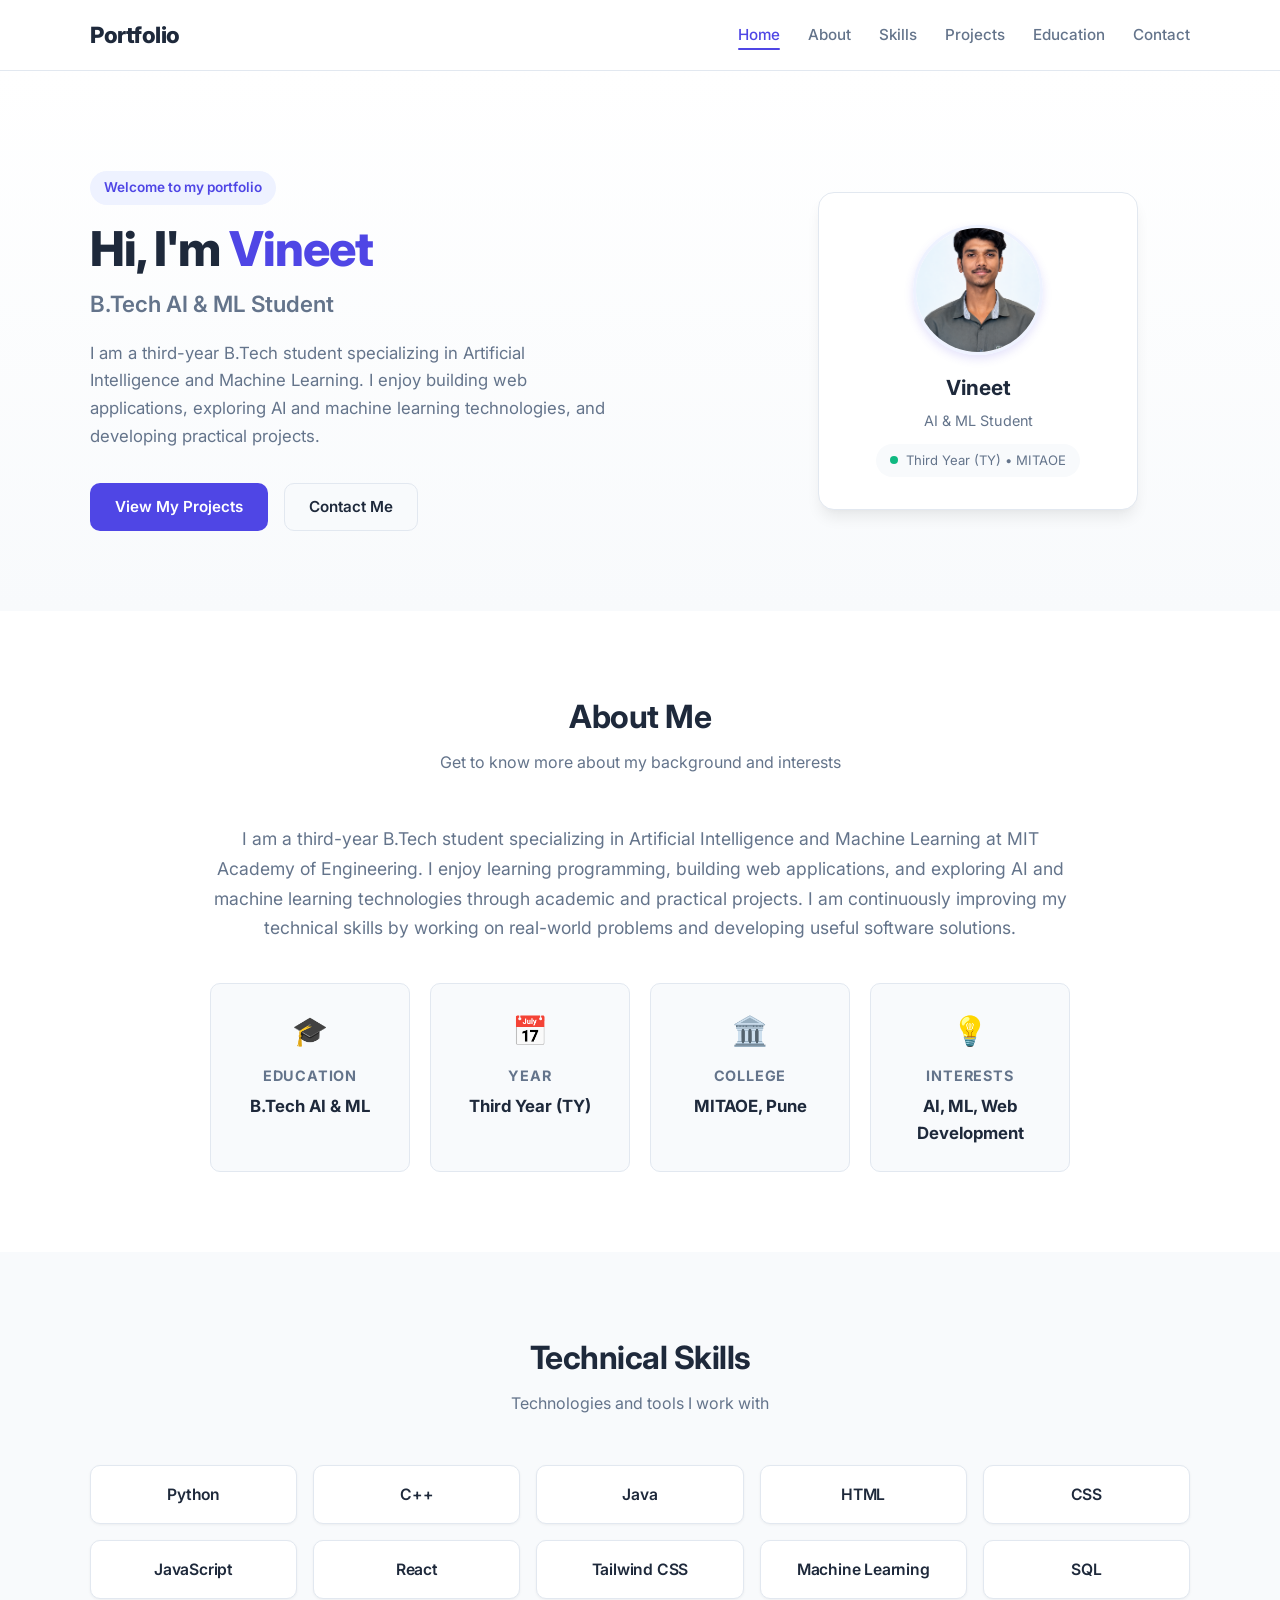
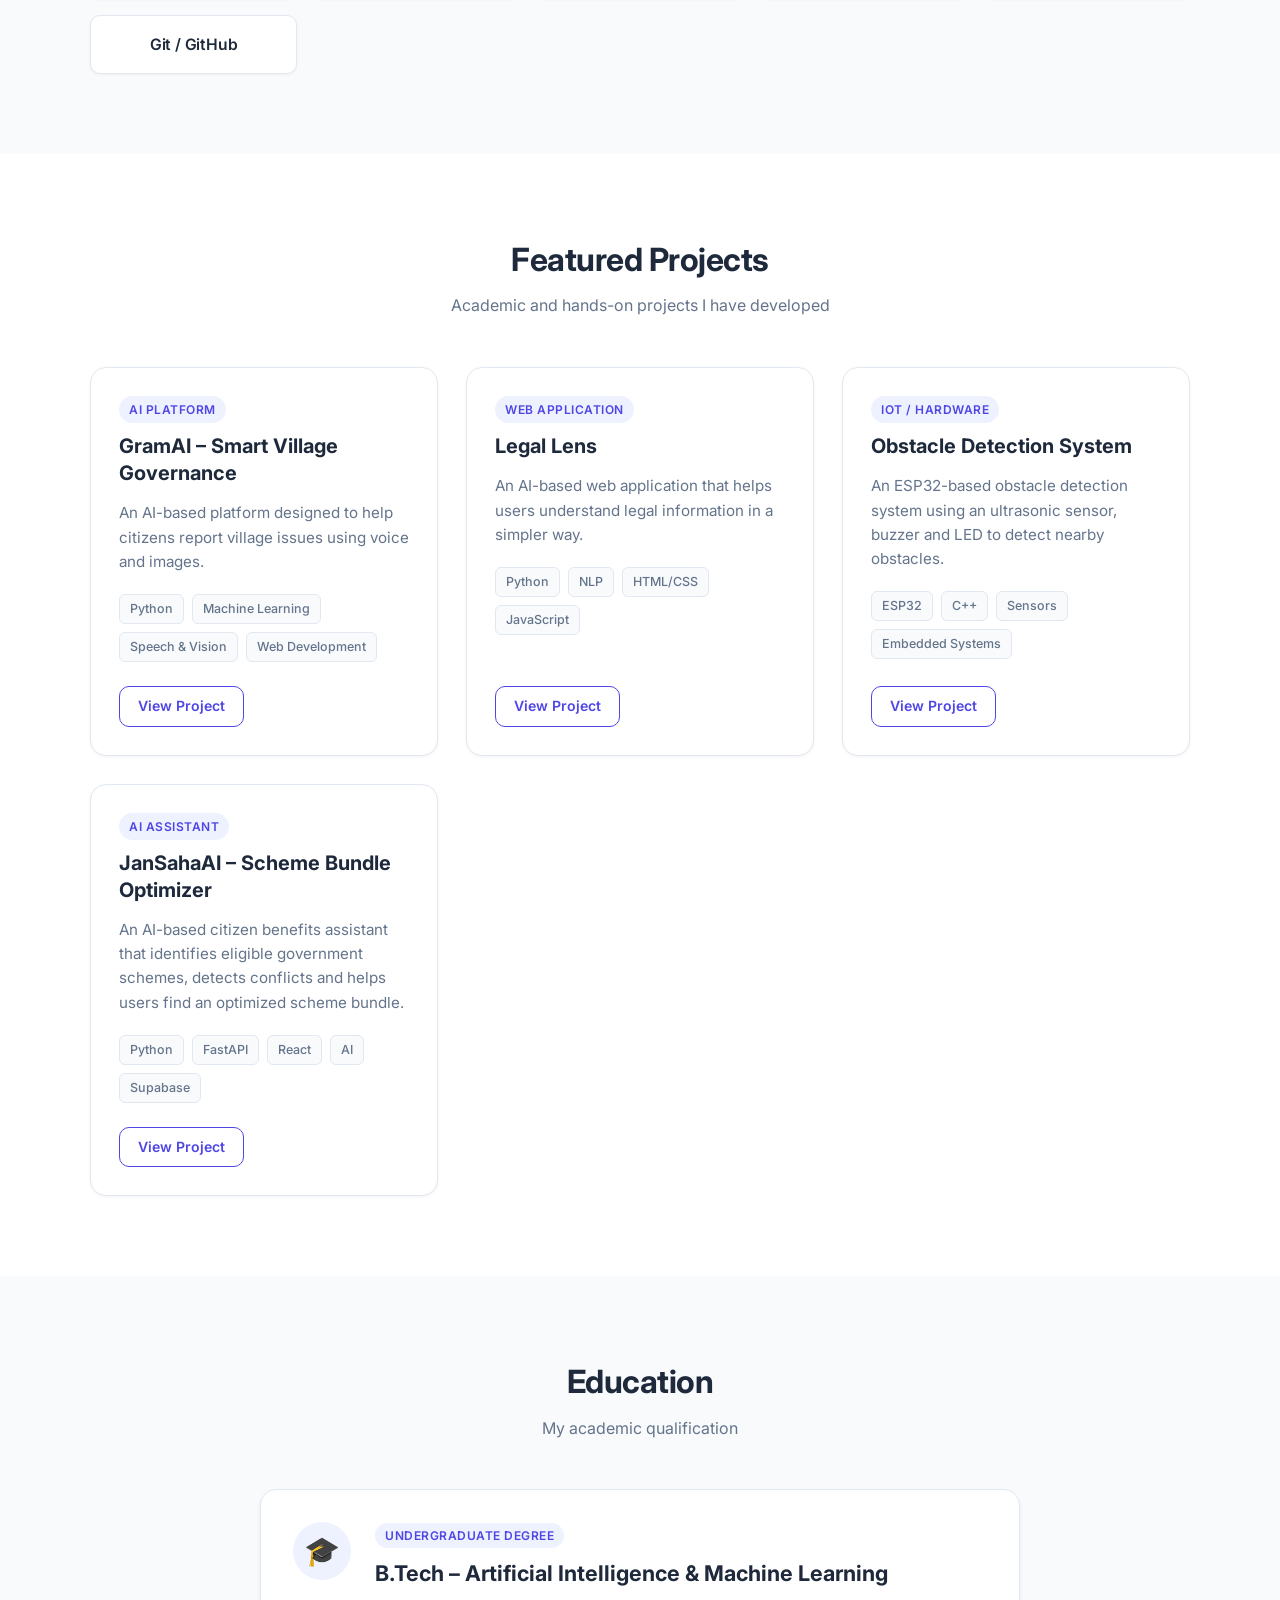
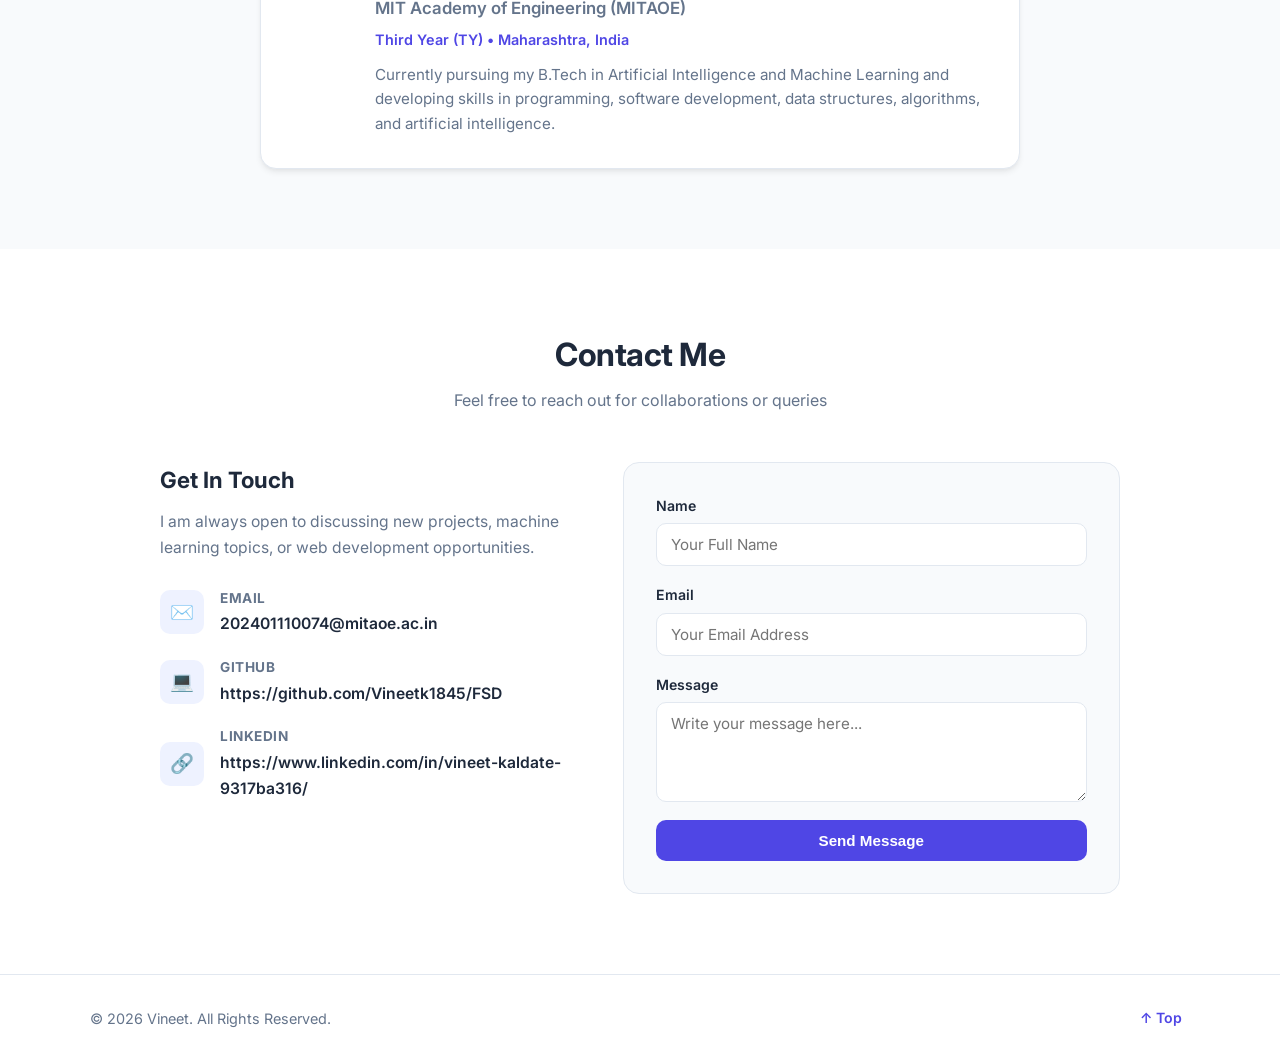
<file: Assignment 1/index.html>
<!DOCTYPE html>
<html lang="en">

<head>
    <meta charset="UTF-8">
    <meta name="viewport" content="width=device-width, initial-scale=1.0">
    <meta name="description"
        content="Portfolio of Vineet - B.Tech AI & ML Student at MIT Academy of Engineering (MITAOE).">
    <title>Vineet | AI & ML Student Portfolio</title>

    <!-- Google Fonts: Inter -->
    <link rel="preconnect" href="https://fonts.googleapis.com">
    <link rel="preconnect" href="https://fonts.gstatic.com" crossorigin>
    <link href="https://fonts.googleapis.com/css2?family=Inter:wght@400;500;600;700;800&display=swap" rel="stylesheet">

    <!-- Stylesheet -->
    <link rel="stylesheet" href="style.css">
</head>

<body>

    <!-- ================= HEADER & NAVIGATION ================= -->
    <header class="header" id="header">
        <div class="container nav-container">
            <a href="#home" class="logo">Portfolio<span></span></a>

            <!-- Desktop Navigation Menu -->
            <nav class="nav-menu" id="nav-menu">
                <ul class="nav-list">
                    <li class="nav-item"><a href="#home" class="nav-link active">Home</a></li>
                    <li class="nav-item"><a href="#about" class="nav-link">About</a></li>
                    <li class="nav-item"><a href="#skills" class="nav-link">Skills</a></li>
                    <li class="nav-item"><a href="#projects" class="nav-link">Projects</a></li>
                    <li class="nav-item"><a href="#education" class="nav-link">Education</a></li>
                    <li class="nav-item"><a href="#contact" class="nav-link">Contact</a></li>
                </ul>
            </nav>

            <!-- Mobile Hamburger Toggle Button -->
            <button class="nav-toggle" id="nav-toggle" aria-label="Toggle navigation menu">
                <span class="hamburger-bar"></span>
                <span class="hamburger-bar"></span>
                <span class="hamburger-bar"></span>
            </button>
        </div>
    </header>

    <main>
        <!-- ================= 1. HOME / HERO SECTION ================= -->
        <section class="section hero" id="home">
            <div class="container hero-container">
                <!-- Hero Text Details -->
                <div class="hero-content">
                    <span class="hero-badge">Welcome to my portfolio</span>
                    <h1 class="hero-title">Hi, I'm <span class="highlight">Vineet</span></h1>
                    <h2 class="hero-subtitle">B.Tech AI & ML Student</h2>
                    <p class="hero-description">
                        I am a third-year B.Tech student specializing in Artificial Intelligence and Machine Learning. I
                        enjoy building web applications, exploring AI and machine learning technologies, and developing
                        practical projects.
                    </p>
                    <div class="hero-buttons">
                        <a href="#projects" class="btn btn-primary">View My Projects</a>
                        <a href="#contact" class="btn btn-secondary">Contact Me</a>
                    </div>
                </div>

                <!-- Hero Avatar / Profile Illustration Area -->
                <div class="hero-visual">
                    <div class="profile-card">
                        <div class="profile-avatar">
                            <!--
                                PROFILE PHOTO INSTRUCTION:
                                To use your real photo:
                                1. Place your image file in: assets/images/profile.jpg
                                2. Uncomment the <img> tag below and comment out or remove the <svg> block.
                            -->
                            <img src="assets/images/profile.jpg" alt="Vineet - Profile Photo" class="profile-img">

                            <!-- SVG Student Profile Illustration (Temporary avatar) -->
                            <!--<svg viewBox="0 0 160 160" width="130" height="130" fill="none"
                                xmlns="http://www.w3.org/2000/svg" class="avatar-svg">
                                <circle cx="80" cy="80" r="75" fill="#EEF2FF" stroke="#4F46E5" stroke-width="3" />
                               Head -
                                <circle cx="80" cy="62" r="26" fill="#FCD34D" />
                              Hair 
                                <path d="M56 58 
                                <circle cx="72" cy="62" r="7" stroke="#1E293B" stroke-width="2.5" fill="none" />
                                <circle cx="88" cy="62" r="7" stroke="#1E293B" stroke-width="2.5" fill="none" />
                                <line x1="79" y1="62" x2="81" y2="62" stroke="#1E293B" stroke-width="2.5" />
                               Smile -
                                <path d="M74 74 Q80 79 86 74" stroke="#1E293B" stroke-width="2"
                                    stroke-linecap="round" />
                                < Body / Shirt 
                                <path d="M42 128 C 44 98, 116 98, 118 128" fill="#4F46E5" />
                                Collar 
                                <polygon points="80,105 70,98 90,98" fill="#E0E7FF" />
                            </svg> -->
                        </div>
                        <div class="profile-info">
                            <h3 class="profile-name">Vineet</h3>
                            <p class="profile-role">AI & ML Student</p>
                            <div class="profile-status">
                                <span class="status-dot"></span>
                                <span>Third Year (TY) • MITAOE</span>
                            </div>
                        </div>
                    </div>
                </div>
            </div>
        </section>

        <!-- ================= 2. ABOUT ME SECTION ================= -->
        <section class="section about" id="about">
            <div class="container">
                <div class="section-header">
                    <h2 class="section-title">About Me</h2>
                    <p class="section-subtitle">Get to know more about my background and interests</p>
                </div>

                <div class="about-content">
                    <p class="about-text">
                        I am a third-year B.Tech student specializing in Artificial Intelligence and Machine Learning at
                        MIT Academy of Engineering. I enjoy learning programming, building web applications, and
                        exploring AI and machine learning technologies through academic and practical projects. I am
                        continuously improving my technical skills by working on real-world problems and developing
                        useful software solutions.
                    </p>

                    <!-- Simple Information Cards -->
                    <div class="about-cards-grid">
                        <div class="info-card">
                            <div class="info-icon">🎓</div>
                            <h3 class="info-title">Education</h3>
                            <p class="info-desc">B.Tech AI & ML</p>
                        </div>

                        <div class="info-card">
                            <div class="info-icon">📅</div>
                            <h3 class="info-title">Year</h3>
                            <p class="info-desc">Third Year (TY)</p>
                        </div>

                        <div class="info-card">
                            <div class="info-icon">🏛️</div>
                            <h3 class="info-title">College</h3>
                            <p class="info-desc">MITAOE, Pune</p>
                        </div>

                        <div class="info-card">
                            <div class="info-icon">💡</div>
                            <h3 class="info-title">Interests</h3>
                            <p class="info-desc">AI, ML, Web Development</p>
                        </div>
                    </div>
                </div>
            </div>
        </section>

        <!-- ================= 3. SKILLS SECTION ================= -->
        <section class="section skills" id="skills">
            <div class="container">
                <div class="section-header">
                    <h2 class="section-title">Technical Skills</h2>
                    <p class="section-subtitle">Technologies and tools I work with</p>
                </div>

                <div class="skills-grid">
                    <!-- Clean Skill Tags / Cards without percentages or progress bars -->
                    <div class="skill-card">
                        <span class="skill-name">Python</span>
                    </div>

                    <div class="skill-card">
                        <span class="skill-name">C++</span>
                    </div>

                    <div class="skill-card">
                        <span class="skill-name">Java</span>
                    </div>

                    <div class="skill-card">
                        <span class="skill-name">HTML</span>
                    </div>

                    <div class="skill-card">
                        <span class="skill-name">CSS</span>
                    </div>

                    <div class="skill-card">
                        <span class="skill-name">JavaScript</span>
                    </div>

                    <div class="skill-card">
                        <span class="skill-name">React</span>
                    </div>

                    <div class="skill-card">
                        <span class="skill-name">Tailwind CSS</span>
                    </div>

                    <div class="skill-card">
                        <span class="skill-name">Machine Learning</span>
                    </div>

                    <div class="skill-card">
                        <span class="skill-name">SQL</span>
                    </div>

                    <div class="skill-card">
                        <span class="skill-name">Git / GitHub</span>
                    </div>
                </div>
            </div>
        </section>

        <!-- ================= 4. PROJECTS SECTION ================= -->
        <section class="section projects" id="projects">
            <div class="container">
                <div class="section-header">
                    <h2 class="section-title">Featured Projects</h2>
                    <p class="section-subtitle">Academic and hands-on projects I have developed</p>
                </div>

                <div class="projects-grid">
                    <!-- Project 1 -->
                    <div class="project-card">
                        <div class="project-card-header">
                            <span class="project-badge">AI Platform</span>
                            <h3 class="project-title">GramAI – Smart Village Governance</h3>
                        </div>
                        <p class="project-description">
                            An AI-based platform designed to help citizens report village issues using voice and images.
                        </p>
                        <div class="project-tags">
                            <span class="tag">Python</span>
                            <span class="tag">Machine Learning</span>
                            <span class="tag">Speech & Vision</span>
                            <span class="tag">Web Development</span>
                        </div>
                        <div class="project-footer">
                            <!-- Replace this URL with the individual project GitHub repository when available. -->
                            <a href="" target="_blank" rel="noopener noreferrer" class="btn btn-outline">View
                                Project</a>
                        </div>
                    </div>

                    <!-- Project 2 -->
                    <div class="project-card">
                        <div class="project-card-header">
                            <span class="project-badge">Web Application</span>
                            <h3 class="project-title">Legal Lens</h3>
                        </div>
                        <p class="project-description">
                            An AI-based web application that helps users understand legal information in a simpler way.
                        </p>
                        <div class="project-tags">
                            <span class="tag">Python</span>
                            <span class="tag">NLP</span>
                            <span class="tag">HTML/CSS</span>
                            <span class="tag">JavaScript</span>
                        </div>
                        <div class="project-footer">
                            <!-- Replace this URL with the individual project GitHub repository when available. -->
                            <a href="" target="_blank" rel="noopener noreferrer" class="btn btn-outline">View
                                Project</a>
                        </div>
                    </div>

                    <!-- Project 3 -->
                    <div class="project-card">
                        <div class="project-card-header">
                            <span class="project-badge">IoT / Hardware</span>
                            <h3 class="project-title">Obstacle Detection System</h3>
                        </div>
                        <p class="project-description">
                            An ESP32-based obstacle detection system using an ultrasonic sensor, buzzer and LED to
                            detect nearby obstacles.
                        </p>
                        <div class="project-tags">
                            <span class="tag">ESP32</span>
                            <span class="tag">C++</span>
                            <span class="tag">Sensors</span>
                            <span class="tag">Embedded Systems</span>
                        </div>
                        <div class="project-footer">
                            <!-- Replace this URL with the individual project GitHub repository when available. -->
                            <a href="" target="_blank" rel="noopener noreferrer" class="btn btn-outline">View
                                Project</a>
                        </div>
                    </div>

                    <!-- Project 4 -->
                    <div class="project-card">
                        <div class="project-card-header">
                            <span class="project-badge">AI Assistant</span>
                            <h3 class="project-title">JanSahaAI – Scheme Bundle Optimizer</h3>
                        </div>
                        <p class="project-description">
                            An AI-based citizen benefits assistant that identifies eligible government schemes, detects
                            conflicts and helps users find an optimized scheme bundle.
                        </p>
                        <div class="project-tags">
                            <span class="tag">Python</span>
                            <span class="tag">FastAPI</span>
                            <span class="tag">React</span>
                            <span class="tag">AI</span>
                            <span class="tag">Supabase</span>
                        </div>
                        <div class="project-footer">
                            <!-- Replace this URL with the individual project GitHub repository when available. -->
                            <a href="" target="_blank" rel="noopener noreferrer" class="btn btn-outline">View
                                Project</a>
                        </div>
                    </div>
                </div>
            </div>
        </section>

        <!-- ================= 5. EDUCATION SECTION ================= -->
        <section class="section education" id="education">
            <div class="container">
                <div class="section-header">
                    <h2 class="section-title">Education</h2>
                    <p class="section-subtitle">My academic qualification</p>
                </div>

                <div class="education-container">
                    <div class="education-card">
                        <div class="edu-icon-circle">
                            🎓
                        </div>
                        <div class="edu-details">
                            <span class="edu-badge">Undergraduate Degree</span>
                            <h3 class="edu-degree">B.Tech – Artificial Intelligence & Machine Learning</h3>
                            <h4 class="edu-institution">MIT Academy of Engineering (MITAOE)</h4>
                            <p class="edu-meta">
                                <span class="edu-year">Third Year (TY)</span> • <span class="edu-loc">Maharashtra,
                                    India</span>
                            </p>
                            <p class="edu-desc">
                                Currently pursuing my B.Tech in Artificial Intelligence and Machine Learning and
                                developing skills in programming, software development, data structures, algorithms, and
                                artificial intelligence.
                            </p>
                        </div>
                    </div>
                </div>
            </div>
        </section>

        <!-- ================= 6. CONTACT SECTION ================= -->
        <section class="section contact" id="contact">
            <div class="container">
                <div class="section-header">
                    <h2 class="section-title">Contact Me</h2>
                    <p class="section-subtitle">Feel free to reach out for collaborations or queries</p>
                </div>

                <div class="contact-grid">
                    <!-- Left: Contact Details & Links -->
                    <div class="contact-info">
                        <h3 class="contact-subheading">Get In Touch</h3>
                        <p class="contact-text">
                            I am always open to discussing new projects, machine learning topics, or web development
                            opportunities.
                        </p>

                        <div class="contact-items">
                            <div class="contact-item">
                                <span class="contact-icon">✉️</span>
                                <div>
                                    <h4>Email</h4>
                                    <!-- Replace YOUR_EMAIL@example.com with your actual email address -->
                                    <a href="mailto:202401110074@mitaoe.ac.in"
                                        class="contact-link">202401110074@mitaoe.ac.in</a>
                                </div>
                            </div>

                            <div class="contact-item">
                                <span class="contact-icon">💻</span>
                                <div>
                                    <h4>GitHub</h4>
                                    <a href="https://github.com/Vineetk1845/FSD" target="_blank"
                                        rel="noopener noreferrer"
                                        class="contact-link">https://github.com/Vineetk1845/FSD</a>
                                </div>
                            </div>

                            <div class="contact-item">
                                <span class="contact-icon">🔗</span>
                                <div>
                                    <h4>LinkedIn</h4>
                                    <a href="https://www.linkedin.com/in/vineet-kaldate-9317ba316/" target="_blank"
                                        rel="noopener noreferrer"
                                        class="contact-link">https://www.linkedin.com/in/vineet-kaldate-9317ba316/</a>
                                </div>
                            </div>
                        </div>
                    </div>

                    <!-- Right: Contact Form -->
                    <div class="contact-form-wrapper">
                        <form id="contact-form" class="contact-form" novalidate>
                            <div class="form-group">
                                <label for="name">Name</label>
                                <input type="text" id="name" name="name" placeholder="Your Full Name" required>
                            </div>

                            <div class="form-group">
                                <label for="email">Email</label>
                                <input type="email" id="email" name="email" placeholder="Your Email Address" required>
                            </div>

                            <div class="form-group">
                                <label for="message">Message</label>
                                <textarea id="message" name="message" rows="4" placeholder="Write your message here..."
                                    required></textarea>
                            </div>

                            <button type="submit" class="btn btn-primary btn-block" id="submit-btn">Send
                                Message</button>

                            <!-- Form Feedback Message (Success/Error) -->
                            <div id="form-feedback" class="form-feedback" aria-live="polite"></div>
                        </form>
                    </div>
                </div>
            </div>
        </section>
    </main>

    <!-- ================= 7. FOOTER ================= -->
    <footer class="footer">
        <div class="container footer-container">
            <p class="footer-text">© 2026 Vineet. All Rights Reserved.</p>
            <a href="#home" class="back-to-top" title="Back to top">↑ Top</a>
        </div>
    </footer>

    <!-- JavaScript -->
    <script src="script.js"></script>
</body>

</html>
</file>
<file: Assignment 1/style.css>
/* ========================================================
   STUDENT PORTFOLIO STYLESHEET (style.css)
   Author: Vineet (TY B.Tech AI & ML - MITAOE)
   Theme: Modern, Clean, Simple, Light Theme
======================================================== */

/* --- 1. CSS VARIABLES (Design Tokens) --- */
:root {
    /* Colors */
    --primary-color: #4F46E5;
    /* Indigo accent */
    --primary-hover: #4338CA;
    --primary-light: #EEF2FF;
    --bg-color: #FFFFFF;
    /* Clean light background */
    --bg-subtle: #F8FAFC;
    /* Slight off-white for section alternation */
    --text-main: #1E293B;
    /* Dark text for great readability */
    --text-muted: #64748B;
    /* Soft grey for secondary copy */
    --border-color: #E2E8F0;
    /* Subtle border */
    --card-bg: #FFFFFF;

    /* Shadows & Radius */
    --shadow-sm: 0 1px 3px rgba(0, 0, 0, 0.05);
    --shadow-md: 0 4px 6px -1px rgba(0, 0, 0, 0.08), 0 2px 4px -2px rgba(0, 0, 0, 0.04);
    --shadow-lg: 0 10px 15px -3px rgba(0, 0, 0, 0.08), 0 4px 6px -4px rgba(0, 0, 0, 0.03);
    --radius-sm: 6px;
    --radius-md: 10px;
    --radius-lg: 16px;
    --radius-full: 9999px;

    /* Typography */
    --font-family: 'Inter', -apple-system, BlinkMacSystemFont, 'Segoe UI', Roboto, sans-serif;
    --transition: all 0.25s ease;
}

/* --- 2. GLOBAL RESET & BASE STYLES --- */
* {
    margin: 0;
    padding: 0;
    box-sizing: border-box;
}

html {
    scroll-behavior: smooth;
}

body {
    font-family: var(--font-family);
    background-color: var(--bg-color);
    color: var(--text-main);
    line-height: 1.6;
    -webkit-font-smoothing: antialiased;
}

a {
    text-decoration: none;
    color: inherit;
}

ul {
    list-style: none;
}

.container {
    width: 90%;
    max-width: 1100px;
    margin: 0 auto;
}

.section {
    padding: 80px 0;
}

.section-header {
    text-align: center;
    margin-bottom: 48px;
}

.section-title {
    font-size: 2rem;
    font-weight: 700;
    color: var(--text-main);
    margin-bottom: 8px;
    letter-spacing: -0.5px;
}

.section-subtitle {
    color: var(--text-muted);
    font-size: 1rem;
}

/* --- 3. HEADER & NAVIGATION --- */
.header {
    position: sticky;
    top: 0;
    width: 100%;
    background-color: rgba(255, 255, 255, 0.95);
    backdrop-filter: blur(8px);
    border-bottom: 1px solid var(--border-color);
    z-index: 1000;
    transition: var(--transition);
}

.nav-container {
    display: flex;
    justify-content: space-between;
    align-items: center;
    height: 70px;
}

.logo {
    font-size: 1.4rem;
    font-weight: 800;
    color: var(--text-main);
    letter-spacing: -0.5px;
}

.logo span {
    color: var(--primary-color);
}

.nav-list {
    display: flex;
    gap: 28px;
    align-items: center;
}

.nav-link {
    font-size: 0.95rem;
    font-weight: 500;
    color: var(--text-muted);
    transition: var(--transition);
    padding: 6px 0;
    position: relative;
}

.nav-link:hover,
.nav-link.active {
    color: var(--primary-color);
}

.nav-link.active::after {
    content: '';
    position: absolute;
    bottom: 0;
    left: 0;
    width: 100%;
    height: 2px;
    background-color: var(--primary-color);
    border-radius: var(--radius-full);
}

/* Mobile Toggle Hamburger */
.nav-toggle {
    display: none;
    background: none;
    border: none;
    cursor: pointer;
    flex-direction: column;
    gap: 5px;
    padding: 6px;
}

.hamburger-bar {
    display: block;
    width: 24px;
    height: 2.5px;
    background-color: var(--text-main);
    border-radius: 2px;
    transition: var(--transition);
}

/* --- 4. BUTTONS --- */
.btn {
    display: inline-block;
    padding: 11px 24px;
    font-size: 0.95rem;
    font-weight: 600;
    border-radius: var(--radius-md);
    cursor: pointer;
    transition: var(--transition);
    border: 1.5px solid transparent;
    text-align: center;
}

.btn-primary {
    background-color: var(--primary-color);
    color: #FFFFFF;
}

.btn-primary:hover {
    background-color: var(--primary-hover);
    transform: translateY(-2px);
    box-shadow: var(--shadow-md);
}

.btn-secondary {
    background-color: var(--bg-subtle);
    color: var(--text-main);
    border-color: var(--border-color);
}

.btn-secondary:hover {
    background-color: #EDE9FE;
    color: var(--primary-color);
    border-color: var(--primary-color);
    transform: translateY(-2px);
}

.btn-outline {
    background-color: transparent;
    color: var(--primary-color);
    border-color: var(--primary-color);
    padding: 8px 18px;
    font-size: 0.88rem;
}

.btn-outline:hover {
    background-color: var(--primary-color);
    color: #FFFFFF;
}

.btn-block {
    width: 100%;
}

/* --- 5. HERO / HOME SECTION --- */
.hero {
    padding: 100px 0 80px 0;
    background: linear-gradient(180deg, #FFFFFF 0%, var(--bg-subtle) 100%);
}

.hero-container {
    display: grid;
    grid-template-columns: 1.2fr 0.8fr;
    align-items: center;
    gap: 40px;
}

.hero-badge {
    display: inline-block;
    padding: 6px 14px;
    background-color: var(--primary-light);
    color: var(--primary-color);
    font-size: 0.85rem;
    font-weight: 600;
    border-radius: var(--radius-full);
    margin-bottom: 16px;
}

.hero-title {
    font-size: 3rem;
    font-weight: 800;
    line-height: 1.15;
    letter-spacing: -1px;
    margin-bottom: 10px;
}

.hero-title .highlight {
    color: var(--primary-color);
}

.hero-subtitle {
    font-size: 1.4rem;
    font-weight: 600;
    color: var(--text-muted);
    margin-bottom: 18px;
}

.hero-description {
    font-size: 1.05rem;
    color: var(--text-muted);
    max-width: 520px;
    margin-bottom: 32px;
    line-height: 1.65;
}

.hero-buttons {
    display: flex;
    gap: 16px;
    flex-wrap: wrap;
}

/* Hero Profile Card Illustration */
.hero-visual {
    display: flex;
    justify-content: center;
}

.profile-card {
    background: var(--card-bg);
    padding: 32px 28px;
    border-radius: var(--radius-lg);
    box-shadow: var(--shadow-lg);
    border: 1px solid var(--border-color);
    text-align: center;
    width: 100%;
    max-width: 320px;
    transition: var(--transition);
}

.profile-card:hover {
    transform: translateY(-4px);
    box-shadow: 0 16px 24px -4px rgba(0, 0, 0, 0.1);
}

.profile-avatar {
    margin-bottom: 16px;
    display: flex;
    justify-content: center;
    align-items: center;
}

.profile-img {
    width: 130px;
    height: 130px;
    border-radius: 50%;
    object-fit: cover;
    border: 3px solid #EEF2FF;
    box-shadow: 0 4px 10px rgba(79, 70, 229, 0.15);
    display: block;
}

.profile-name {
    font-size: 1.3rem;
    font-weight: 700;
    margin-bottom: 4px;
}

.profile-role {
    font-size: 0.9rem;
    color: var(--text-muted);
    margin-bottom: 12px;
}

.profile-status {
    display: inline-flex;
    align-items: center;
    gap: 8px;
    font-size: 0.82rem;
    color: var(--text-muted);
    background: var(--bg-subtle);
    padding: 6px 14px;
    border-radius: var(--radius-full);
}

.status-dot {
    width: 8px;
    height: 8px;
    background-color: #10B981;
    /* Green status indicator */
    border-radius: 50%;
}

/* --- 6. ABOUT ME SECTION --- */
.about {
    background-color: var(--bg-color);
}

.about-content {
    max-width: 860px;
    margin: 0 auto;
}

.about-text {
    font-size: 1.1rem;
    color: var(--text-muted);
    text-align: center;
    line-height: 1.7;
    margin-bottom: 40px;
}

.about-cards-grid {
    display: grid;
    grid-template-columns: repeat(auto-fit, minmax(180px, 1fr));
    gap: 20px;
}

.info-card {
    background: var(--bg-subtle);
    padding: 24px 20px;
    border-radius: var(--radius-md);
    border: 1px solid var(--border-color);
    text-align: center;
    transition: var(--transition);
}

.info-card:hover {
    transform: translateY(-3px);
    border-color: var(--primary-color);
    background-color: #FFFFFF;
    box-shadow: var(--shadow-md);
}

.info-icon {
    font-size: 1.8rem;
    margin-bottom: 10px;
}

.info-title {
    font-size: 0.9rem;
    text-transform: uppercase;
    letter-spacing: 0.8px;
    color: var(--text-muted);
    margin-bottom: 6px;
}

.info-desc {
    font-size: 1.05rem;
    font-weight: 700;
    color: var(--text-main);
}

/* --- 7. SKILLS SECTION --- */
.skills {
    background-color: var(--bg-subtle);
}

.skills-grid {
    display: grid;
    grid-template-columns: repeat(auto-fill, minmax(180px, 1fr));
    gap: 16px;
}

.skill-card {
    background: var(--card-bg);
    padding: 16px 20px;
    border-radius: var(--radius-md);
    border: 1px solid var(--border-color);
    box-shadow: var(--shadow-sm);
    display: flex;
    align-items: center;
    justify-content: center;
    text-align: center;
    transition: var(--transition);
}

.skill-card:hover {
    border-color: var(--primary-color);
    box-shadow: var(--shadow-md);
    transform: translateY(-2px);
    background-color: #FFFFFF;
}

.skill-name {
    font-weight: 600;
    font-size: 0.98rem;
    color: var(--text-main);
    letter-spacing: -0.2px;
}

/* --- 8. PROJECTS SECTION --- */
.projects {
    background-color: var(--bg-color);
}

.projects-grid {
    display: grid;
    grid-template-columns: repeat(auto-fit, minmax(310px, 1fr));
    gap: 28px;
}

.project-card {
    background: var(--card-bg);
    border: 1px solid var(--border-color);
    border-radius: var(--radius-lg);
    padding: 28px;
    box-shadow: var(--shadow-sm);
    display: flex;
    flex-direction: column;
    justify-content: space-between;
    transition: var(--transition);
}

.project-card:hover {
    transform: translateY(-4px);
    border-color: #C7D2FE;
    box-shadow: var(--shadow-lg);
}

.project-card-header {
    margin-bottom: 14px;
}

.project-badge {
    display: inline-block;
    font-size: 0.75rem;
    font-weight: 600;
    text-transform: uppercase;
    letter-spacing: 0.5px;
    color: var(--primary-color);
    background: var(--primary-light);
    padding: 4px 10px;
    border-radius: var(--radius-full);
    margin-bottom: 10px;
}

.project-title {
    font-size: 1.25rem;
    font-weight: 700;
    color: var(--text-main);
    line-height: 1.35;
}

.project-description {
    font-size: 0.95rem;
    color: var(--text-muted);
    line-height: 1.6;
    margin-bottom: 20px;
}

.project-tags {
    display: flex;
    flex-wrap: wrap;
    gap: 8px;
    margin-bottom: 24px;
}

.tag {
    font-size: 0.78rem;
    background-color: var(--bg-subtle);
    color: var(--text-muted);
    padding: 4px 10px;
    border-radius: var(--radius-sm);
    border: 1px solid var(--border-color);
    font-weight: 500;
}

.project-footer {
    margin-top: auto;
}

/* --- 9. EDUCATION SECTION --- */
.education {
    background-color: var(--bg-subtle);
}

.education-container {
    max-width: 760px;
    margin: 0 auto;
}

.education-card {
    background: var(--card-bg);
    border-radius: var(--radius-lg);
    padding: 32px;
    border: 1px solid var(--border-color);
    box-shadow: var(--shadow-md);
    display: flex;
    gap: 24px;
    align-items: flex-start;
    transition: var(--transition);
}

.education-card:hover {
    border-color: var(--primary-color);
    box-shadow: var(--shadow-lg);
}

.edu-icon-circle {
    width: 58px;
    height: 58px;
    border-radius: 50%;
    background-color: var(--primary-light);
    display: flex;
    align-items: center;
    justify-content: center;
    font-size: 1.8rem;
    flex-shrink: 0;
}

.edu-details {
    flex-grow: 1;
}

.edu-badge {
    display: inline-block;
    font-size: 0.75rem;
    font-weight: 600;
    text-transform: uppercase;
    letter-spacing: 0.5px;
    color: var(--primary-color);
    background: var(--primary-light);
    padding: 3px 10px;
    border-radius: var(--radius-full);
    margin-bottom: 8px;
}

.edu-degree {
    font-size: 1.35rem;
    font-weight: 700;
    color: var(--text-main);
    margin-bottom: 4px;
}

.edu-institution {
    font-size: 1.05rem;
    font-weight: 600;
    color: var(--text-muted);
    margin-bottom: 6px;
}

.edu-meta {
    font-size: 0.9rem;
    color: var(--primary-color);
    font-weight: 600;
    margin-bottom: 12px;
}

.edu-desc {
    font-size: 0.95rem;
    color: var(--text-muted);
    line-height: 1.6;
}

/* --- 10. CONTACT SECTION --- */
.contact {
    background-color: var(--bg-color);
}

.contact-grid {
    display: grid;
    grid-template-columns: 1fr 1.2fr;
    gap: 48px;
    max-width: 960px;
    margin: 0 auto;
}

.contact-subheading {
    font-size: 1.4rem;
    font-weight: 700;
    margin-bottom: 12px;
}

.contact-text {
    font-size: 0.98rem;
    color: var(--text-muted);
    margin-bottom: 28px;
    line-height: 1.6;
}

.contact-items {
    display: flex;
    flex-direction: column;
    gap: 20px;
}

.contact-item {
    display: flex;
    align-items: center;
    gap: 16px;
}

.contact-icon {
    width: 44px;
    height: 44px;
    background-color: var(--primary-light);
    border-radius: var(--radius-md);
    display: flex;
    align-items: center;
    justify-content: center;
    font-size: 1.2rem;
    flex-shrink: 0;
}

.contact-item h4 {
    font-size: 0.85rem;
    color: var(--text-muted);
    text-transform: uppercase;
    letter-spacing: 0.5px;
    margin-bottom: 2px;
}

.contact-link {
    font-size: 0.98rem;
    font-weight: 600;
    color: var(--text-main);
    transition: var(--transition);
}

.contact-link:hover {
    color: var(--primary-color);
}

/* Form Styles */
.contact-form-wrapper {
    background: var(--bg-subtle);
    padding: 32px;
    border-radius: var(--radius-lg);
    border: 1px solid var(--border-color);
}

.contact-form {
    display: flex;
    flex-direction: column;
    gap: 18px;
}

.form-group {
    display: flex;
    flex-direction: column;
    gap: 6px;
}

.form-group label {
    font-size: 0.88rem;
    font-weight: 600;
    color: var(--text-main);
}

.form-group input,
.form-group textarea {
    width: 100%;
    padding: 11px 14px;
    font-size: 0.95rem;
    font-family: inherit;
    border: 1px solid var(--border-color);
    border-radius: var(--radius-md);
    background-color: #FFFFFF;
    color: var(--text-main);
    transition: var(--transition);
    outline: none;
}

.form-group input:focus,
.form-group textarea:focus {
    border-color: var(--primary-color);
    box-shadow: 0 0 0 3px rgba(79, 70, 229, 0.15);
}

.form-feedback {
    margin-top: 8px;
    font-size: 0.92rem;
    font-weight: 500;
    border-radius: var(--radius-md);
    display: none;
}

.form-feedback.success {
    display: block;
    padding: 12px;
    background-color: #DEF7EC;
    color: #03543F;
    border: 1px solid #BCF0DA;
}

.form-feedback.error {
    display: block;
    padding: 12px;
    background-color: #FDE8E8;
    color: #9B1C1C;
    border: 1px solid #F8B4B4;
}

/* --- 11. FOOTER --- */
.footer {
    background-color: #FFFFFF;
    border-top: 1px solid var(--border-color);
    padding: 28px 0;
}

.footer-container {
    display: flex;
    justify-content: space-between;
    align-items: center;
}

.footer-text {
    font-size: 0.9rem;
    color: var(--text-muted);
}

.back-to-top {
    font-size: 0.88rem;
    font-weight: 600;
    color: var(--primary-color);
    padding: 4px 8px;
    border-radius: var(--radius-sm);
    transition: var(--transition);
}

.back-to-top:hover {
    background-color: var(--primary-light);
}

/* --- 12. RESPONSIVE DESIGN (Media Queries) --- */
@media (max-width: 900px) {
    .hero-container {
        grid-template-columns: 1fr;
        text-align: center;
        gap: 48px;
    }

    .hero-description {
        margin-left: auto;
        margin-right: auto;
    }

    .hero-buttons {
        justify-content: center;
    }

    .contact-grid {
        grid-template-columns: 1fr;
        gap: 40px;
    }
}

@media (max-width: 768px) {
    .section {
        padding: 60px 0;
    }

    .hero-title {
        font-size: 2.3rem;
    }

    /* Hamburger Navigation for Mobile */
    .nav-toggle {
        display: flex;
    }

    .nav-menu {
        position: fixed;
        top: 70px;
        left: 0;
        width: 100%;
        background-color: #FFFFFF;
        border-bottom: 1px solid var(--border-color);
        box-shadow: var(--shadow-lg);
        padding: 24px 0;
        max-height: 0;
        overflow: hidden;
        transition: max-height 0.3s ease-in-out;
    }

    .nav-menu.is-active {
        max-height: 380px;
    }

    .nav-list {
        flex-direction: column;
        gap: 16px;
        align-items: center;
    }

    .nav-link {
        font-size: 1.05rem;
    }

    .nav-link.active::after {
        display: none;
    }

    .education-card {
        flex-direction: column;
        align-items: center;
        text-align: center;
    }

    .footer-container {
        flex-direction: column;
        gap: 12px;
        text-align: center;
    }
}
</file>
